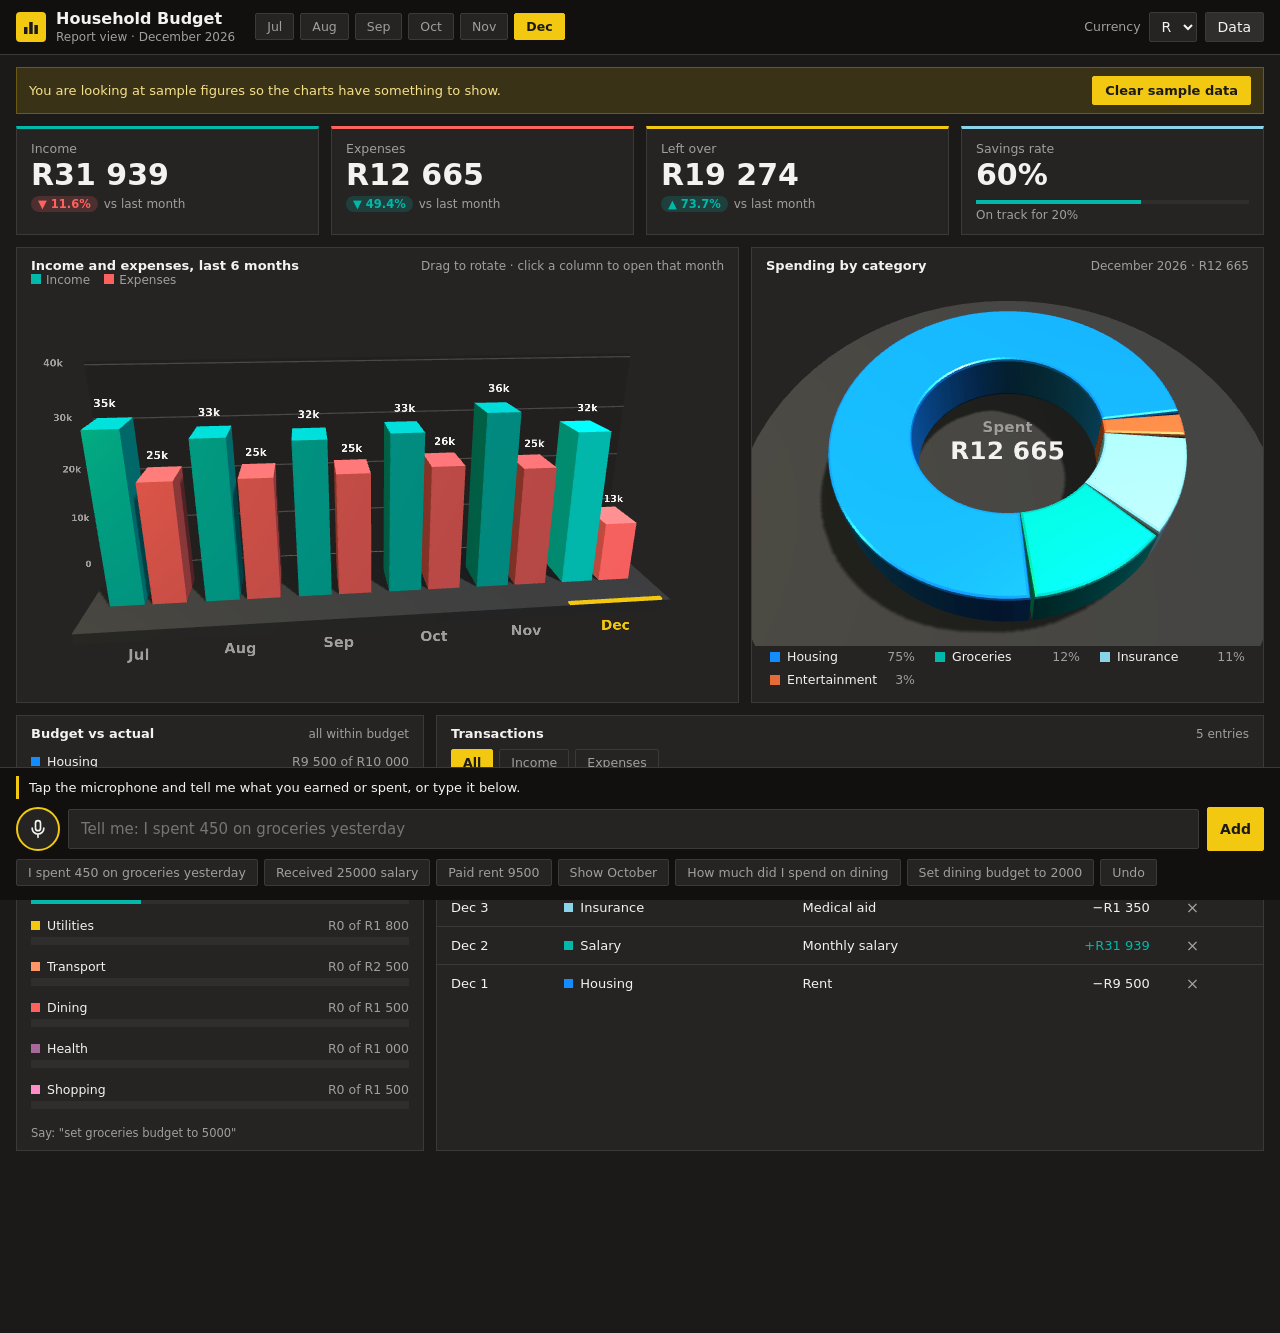
<file: site/budget.html>
<!DOCTYPE html>
<html lang="en">
<head>
<meta charset="utf-8">
<meta name="viewport" content="width=device-width, initial-scale=1">
<title>Household Budget 3D</title>
<style>
/* Layout idea: Power BI report canvas. Header with slicers, KPI cards, two 3D visuals, budget bars, transaction table, talk bar pinned at the bottom. */
:root{
  --canvas:#1b1a19; --tile:#252423; --tile2:#2f2e2d; --line:#3b3a39;
  --text:#f3f2f1; --muted:#a19f9d; --accent:#f2c811; --good:#01b8aa; --bad:#fd625e; --warn:#fe9666;
  --font:"Segoe UI","Selawik",system-ui,-apple-system,"Helvetica Neue",Arial,sans-serif;
  color-scheme:dark;
}
*{box-sizing:border-box}
html,body{margin:0;background:var(--canvas);color:var(--text);font-family:var(--font);font-size:14px;-webkit-text-size-adjust:100%}
body{padding-bottom:170px}
button,input,select,textarea{font:inherit;color:inherit}
button{cursor:pointer}
:focus-visible{outline:2px solid var(--accent);outline-offset:2px}
.num{font-variant-numeric:tabular-nums}

header{display:flex;flex-wrap:wrap;align-items:center;gap:12px 20px;padding:10px 16px;background:#11100f;border-bottom:1px solid var(--line);position:sticky;top:0;z-index:20}
.brand{display:flex;align-items:center;gap:10px;min-width:0}
.logo{width:30px;height:30px;border-radius:4px;background:var(--accent);display:grid;place-items:center}
.brand h1{font-size:16px;font-weight:600;margin:0;line-height:1.1}
.brand small{color:var(--muted);font-size:12px}
.slicers{display:flex;flex-wrap:wrap;gap:6px;align-items:center;flex:1}
.chip{background:var(--tile);border:1px solid var(--line);border-radius:2px;padding:5px 11px;font-size:12.5px;color:var(--muted)}
.chip:hover{border-color:var(--muted);color:var(--text)}
.chip[aria-pressed="true"]{background:var(--accent);border-color:var(--accent);color:#1b1a19;font-weight:600}
.tools{display:flex;gap:8px;align-items:center;flex-wrap:wrap}
select{background:var(--tile);border:1px solid var(--line);border-radius:2px;padding:5px 8px}
details.data{position:relative}
details.data summary{list-style:none;cursor:pointer}
details.data summary::-webkit-details-marker{display:none}
details.data .pop{position:absolute;right:0;top:36px;width:min(320px,86vw);background:var(--tile2);border:1px solid var(--line);padding:12px;display:grid;gap:8px;z-index:30;box-shadow:0 12px 32px rgba(0,0,0,.5)}
.pop textarea{width:100%;height:80px;background:var(--canvas);border:1px solid var(--line);padding:6px;font-size:12px;resize:vertical}
.btn{background:var(--tile2);border:1px solid var(--line);border-radius:2px;padding:6px 12px}
.btn:hover{border-color:var(--accent)}
.btn.primary{background:var(--accent);color:#1b1a19;border-color:var(--accent);font-weight:600}

.sample{display:none;margin:12px 16px 0;padding:8px 12px;background:#3a3216;border:1px solid #6b5a12;color:#f6e08a;font-size:13px;align-items:center;gap:12px;flex-wrap:wrap}
.sample.on{display:flex}
.sample button{margin-left:auto}

main{padding:12px 16px;display:grid;gap:12px;grid-template-columns:repeat(12,minmax(0,1fr))}
.tile{background:var(--tile);border:1px solid var(--line);min-width:0;display:flex;flex-direction:column}
.tile>h2{margin:0;padding:10px 14px 0;font-size:13px;font-weight:600;display:flex;justify-content:space-between;gap:8px;align-items:center}
.tile>h2 span{color:var(--muted);font-weight:400;font-size:12px}
.kpi{grid-column:span 3;padding:12px 14px;gap:2px}
.kpi .l{color:var(--muted);font-size:12.5px}
.kpi .v{font-size:30px;font-weight:600;line-height:1.15}
.kpi .d{font-size:12px;color:var(--muted);display:flex;gap:6px;align-items:center;margin-top:2px}
.pill{padding:1px 7px;border-radius:9px;font-size:11.5px;font-weight:600}
.pill.good{background:rgba(1,184,170,.18);color:var(--good)}
.pill.bad{background:rgba(253,98,94,.18);color:var(--bad)}
.pill.flat{background:var(--tile2);color:var(--muted)}
.kpi .bar{height:4px;background:var(--tile2);margin-top:6px}
.kpi .bar i{display:block;height:100%;background:var(--good)}
.kpi.inc{border-top:3px solid var(--good)}.kpi.exp{border-top:3px solid var(--bad)}.kpi.net{border-top:3px solid var(--accent)}.kpi.rate{border-top:3px solid #8ad4eb}

.vis{position:relative;flex:1;min-height:340px;touch-action:pan-y}
.vis canvas{display:block;width:100%;height:100%;cursor:grab}
.vis canvas:active{cursor:grabbing}
.nogl{padding:24px;color:var(--muted)}
.tip{position:absolute;pointer-events:none;background:#11100f;border:1px solid var(--line);padding:6px 9px;font-size:12px;white-space:nowrap;opacity:0;transform:translate(10px,10px);z-index:5}
.tip b{display:block;font-size:13px}
.legend{display:flex;gap:14px;font-size:12px;color:var(--muted);padding:0 14px 10px}
.legend i{display:inline-block;width:10px;height:10px;margin-right:5px}
.hint{color:var(--muted);font-size:11.5px;padding:0 14px 10px}
.c-bars{grid-column:span 7}
.c-donut{grid-column:span 5}
.dleg{display:grid;grid-template-columns:repeat(auto-fill,minmax(150px,1fr));gap:2px 12px;padding:0 14px 12px}
.dleg button{background:none;border:0;border-radius:2px;display:flex;align-items:center;gap:7px;padding:3px 4px;text-align:left;font-size:12.5px;width:100%}
.dleg button:hover,.dleg button.on{background:var(--tile2)}
.dleg i{width:10px;height:10px;flex:none}
.dleg em{margin-left:auto;font-style:normal;color:var(--muted)}

.c-bud{grid-column:span 4}
.c-tx{grid-column:span 8}
.brow{padding:7px 14px;display:grid;gap:4px}
.brow .t{display:flex;justify-content:space-between;gap:8px;font-size:12.5px}
.brow .t span:last-child{color:var(--muted)}
.brow .track{height:8px;background:var(--tile2);position:relative}
.brow .track i{position:absolute;inset:0 auto 0 0}
.bwrap{padding:6px 0 10px;max-height:420px;overflow:auto}
.txhead{display:flex;flex-wrap:wrap;gap:6px;padding:8px 14px 0;align-items:center}
.twrap{overflow:auto;max-height:420px;margin-top:8px}
table{border-collapse:collapse;width:100%;font-size:13px}
th{position:sticky;top:0;background:var(--tile2);text-align:left;font-weight:600;padding:7px 14px;color:var(--muted);font-size:12px;white-space:nowrap}
td{padding:7px 14px;border-top:1px solid var(--line);white-space:nowrap}
td.r,th.r{text-align:right}
td.note{white-space:normal;min-width:120px}
.dot{display:inline-block;width:9px;height:9px;margin-right:7px}
.in{color:var(--good)}.out{color:var(--text)}
tr.flash td{animation:fl 1.6s ease-out}
@keyframes fl{from{background:rgba(242,200,17,.35)}to{background:transparent}}
.del{background:none;border:0;color:var(--muted);padding:2px 8px;font-size:16px}
.del:hover{color:var(--bad)}
.empty{padding:24px 14px;color:var(--muted)}

.talk{position:fixed;left:0;right:0;bottom:0;background:#11100f;border-top:1px solid var(--line);z-index:40;padding:8px 16px 12px}
.feed{display:flex;flex-direction:column;gap:4px;max-height:84px;overflow:hidden;justify-content:flex-end;margin-bottom:8px;font-size:13px}
.msg{padding:4px 10px;max-width:min(760px,100%);border-left:3px solid var(--line);color:var(--muted)}
.msg.bot{border-left-color:var(--accent);color:var(--text)}
.row{display:flex;gap:8px;align-items:center}
.row input[type=text]{flex:1;min-width:0;background:var(--tile);border:1px solid var(--line);padding:10px 12px;border-radius:2px;font-size:15px}
.mic{width:44px;height:44px;border-radius:50%;border:2px solid var(--accent);background:var(--tile);display:grid;place-items:center;flex:none;position:relative}
.mic.live{background:var(--accent);color:#1b1a19}
.mic.live::after{content:"";position:absolute;inset:-7px;border-radius:50%;border:2px solid var(--accent);animation:pulse 1.2s infinite}
@keyframes pulse{from{transform:scale(.9);opacity:.9}to{transform:scale(1.25);opacity:0}}
.sugg{display:flex;gap:6px;margin-top:8px;overflow-x:auto;padding-bottom:2px}
.sugg .chip{white-space:nowrap;flex:none}

@media (max-width:1000px){
  .kpi{grid-column:span 6}
  .c-bars,.c-donut,.c-bud,.c-tx{grid-column:span 12}
}
@media (max-width:520px){
  .kpi .v{font-size:24px}
  .vis{min-height:300px}
  .logo{display:none}
}
@media (prefers-reduced-motion:reduce){tr.flash td{animation:none}.mic.live::after{animation:none}}
</style>
</head>
<body>
<header>
  <div class="brand">
    <div class="logo" aria-hidden="true"><svg width="18" height="18" viewBox="0 0 18 18"><rect x="2" y="9" width="3.5" height="7" fill="#1b1a19"/><rect x="7.2" y="4" width="3.5" height="12" fill="#1b1a19"/><rect x="12.4" y="7" width="3.5" height="9" fill="#1b1a19"/></svg></div>
    <div><h1>Household Budget</h1><small id="sub">Report view</small></div>
  </div>
  <div class="slicers" id="slicers" role="group" aria-label="Month"></div>
  <div class="tools">
    <label for="cur" class="chip" style="border:0;background:none;padding:0">Currency</label>
    <select id="cur"><option>R</option><option>€</option><option>$</option><option>£</option></select>
    <details class="data">
      <summary class="btn">Data</summary>
      <div class="pop">
        <button class="btn" id="copyb">Copy backup</button>
        <textarea id="backup" placeholder="Paste a backup here to restore" aria-label="Backup text"></textarea>
        <button class="btn" id="restore">Restore from text</button>
        <small style="color:var(--muted)">Entries are saved in this browser. Copy a backup now and then.</small>
      </div>
    </details>
  </div>
</header>

<div class="sample" id="sample"><span>You are looking at sample figures so the charts have something to show.</span><button class="btn primary" id="clearsample">Clear sample data</button></div>

<main>
  <section class="tile kpi inc"><div class="l">Income</div><div class="v num" id="k-inc">0</div><div class="d" id="d-inc"></div></section>
  <section class="tile kpi exp"><div class="l">Expenses</div><div class="v num" id="k-exp">0</div><div class="d" id="d-exp"></div></section>
  <section class="tile kpi net"><div class="l">Left over</div><div class="v num" id="k-net">0</div><div class="d" id="d-net"></div></section>
  <section class="tile kpi rate"><div class="l">Savings rate</div><div class="v num" id="k-rate">0%</div><div class="bar"><i id="b-rate" style="width:0"></i></div><div class="d" id="d-rate"></div></section>

  <section class="tile c-bars">
    <h2>Income and expenses, last 6 months <span>Drag to rotate · click a column to open that month</span></h2>
    <div class="legend"><span><i style="background:#01b8aa"></i>Income</span><span><i style="background:#fd625e"></i>Expenses</span></div>
    <div class="vis" id="vis-bars"><div class="tip" id="tip-bars"></div></div>
  </section>

  <section class="tile c-donut">
    <h2>Spending by category <span id="don-sub"></span></h2>
    <div class="vis" id="vis-donut" style="min-height:300px"><div class="tip" id="tip-donut"></div></div>
    <div class="dleg" id="dleg"></div>
  </section>

  <section class="tile c-bud">
    <h2>Budget vs actual <span id="bud-sub"></span></h2>
    <div class="bwrap" id="bud"></div>
    <div class="hint">Say: "set groceries budget to 5000"</div>
  </section>

  <section class="tile c-tx">
    <h2>Transactions <span id="tx-sub"></span></h2>
    <div class="txhead" id="txhead"></div>
    <div class="twrap"><table><thead><tr><th>Date</th><th>Category</th><th>Note</th><th class="r">Amount</th><th></th></tr></thead><tbody id="tbody"></tbody></table><div class="empty" id="txempty" hidden>No entries match. Tell me what you earned or spent.</div></div>
  </section>
</main>

<div class="talk">
  <div class="feed" id="feed" aria-live="polite"></div>
  <div class="row">
    <button class="mic" id="mic" aria-label="Start voice entry" hidden><svg width="20" height="20" viewBox="0 0 24 24" fill="none" stroke="currentColor" stroke-width="2" stroke-linecap="round"><rect x="9" y="2" width="6" height="12" rx="3"/><path d="M5 11a7 7 0 0 0 14 0M12 18v4"/></svg></button>
    <input type="text" id="cmd" autocomplete="off" placeholder="Tell me: I spent 450 on groceries yesterday" aria-label="Type or dictate a command">
    <button class="btn primary" id="send" style="height:44px">Add</button>
  </div>
  <div class="sugg" id="sugg"></div>
</div>

<script src="vendor/three-r128.min.js"></script>
<script>
(function(){
'use strict';
var $=function(s){return document.querySelector(s)};
var p2=function(n){return String(n).padStart(2,'0')};
var MN=['january','february','march','april','may','june','july','august','september','october','november','december'];
var WD=['sunday','monday','tuesday','wednesday','thursday','friday','saturday'];

/* ---------- categories ---------- */
var EXP={
 'Housing':{c:'#118dff',re:/rent|mortgage|\bbond\b|levy|levies|home loan|property|repair|maintenance|plumber|garden/},
 'Insurance':{c:'#8ad4eb',re:/insurance|medical aid|premium|assurance|policy/},
 'Groceries':{c:'#01b8aa',re:/grocer|supermarket|woolworths|checkers|pick n pay|\bspar\b|shoprite|aldi|lidl|colruyt|delhaize|carrefour|food shop|market/},
 'Utilities':{c:'#f2c811',re:/electric|water|internet|wifi|fibre|fiber|phone|airtime|\bdata\b|\bgas\b|utilit|municipal|\brates\b|\bbill/},
 'Transport':{c:'#fe9666',re:/fuel|petrol|diesel|uber|bolt|taxi|\bbus\b|train|parking|\btoll|\bcar\b|licen[cs]e|flight|ticket/},
 'Dining':{c:'#fd625e',re:/restaurant|dinner|lunch|coffee|takeaway|takeout|cafe|café|pizza|burger|breakfast|drinks|eating out|\bbar\b|\bpub\b/},
 'Health':{c:'#a66999',re:/doctor|pharmac|medicine|medical|dentist|hospital|chemist|clinic|gym|optom|glasses/},
 'Entertainment':{c:'#e66c37',re:/movie|cinema|netflix|spotify|subscription|concert|game|holiday|vacation|trip|entertain|dstv|stream|hobby/},
 'Education':{c:'#b58bff',re:/school|\bfees\b|tuition|\bbooks?\b|course|universit|college|uniform|stationery/},
 'Shopping':{c:'#ff8dc7',re:/clothes|clothing|shoes|shopping|amazon|gift|furniture|electronics|shirt|dress|temu/},
 'Debt & Savings':{c:'#9ad27b',re:/loan|credit card|debt|saving|retirement|invest|instal?lment/},
 'Other':{c:'#7f8c8d',re:/$^/}
};
var INC={
 'Freelance':/freelanc|client|invoice|side hustle|consult|gig|commission/,
 'Investments':/dividend|interest|invest|rental|tenant|shares|stock|crypto/,
 'Salary':/salary|wage|pension|pay ?check|paycheque|payday|\bpay\b|bonus|stipend/,
 'Other income':/$^/
};
var CATCOL=function(c){return EXP[c]?EXP[c].c:'#01b8aa'};
var INCRE=/earn|receiv|got paid|salary|wage|pension|income|bonus|pay ?check|paycheque|payday|freelanc|dividend|interest|refund|deposit|sold|rental|tenant|commission|allowance|grant|cashback/;

/* ---------- pure parsing ---------- */
function catOf(text,type){
  var k,map=type==='income'?INC:EXP;
  for(k in map){var re=type==='income'?map[k]:map[k].re;if(re.test(text))return k}
  return type==='income'?'Other income':'Other';
}
var AMT=/(\d{1,3}(?:[ ,]\d{3})+|\d+)(?:\.(\d{1,2}))?\s*(k\b|thousand|grand|m\b|million)?/i;
function parseAmount(str){
  var m=AMT.exec(str);if(!m)return null;
  var n=parseFloat(m[1].replace(/[ ,]/g,'')+(m[2]?'.'+m[2]:''));
  var u=(m[3]||'').toLowerCase();
  if(u==='k'||u==='thousand'||u==='grand')n*=1000;else if(u==='m'||u==='million')n*=1e6;
  return {value:n,text:m[0]};
}
function iso(d){return d.getFullYear()+'-'+p2(d.getMonth()+1)+'-'+p2(d.getDate())}
function addDays(d,n){var x=new Date(d.getFullYear(),d.getMonth(),d.getDate()+n);return x}
function dateFrom(clause,today){
  var m,d;
  if(/day before yesterday/.test(clause))return {iso:iso(addDays(today,-2)),cut:/day before yesterday/};
  if(/yesterday/.test(clause))return {iso:iso(addDays(today,-1)),cut:/yesterday/};
  if(m=/(\d+)\s+days?\s+ago/.exec(clause))return {iso:iso(addDays(today,-parseInt(m[1],10))),cut:/(\d+)\s+days?\s+ago/};
  if(m=/\b(?:last |on |this )?(sunday|monday|tuesday|wednesday|thursday|friday|saturday)\b/.exec(clause)){
    var diff=(today.getDay()-WD.indexOf(m[1])+7)%7;if(diff===0&&/last /.test(m[0]))diff=7;
    return {iso:iso(addDays(today,-diff)),cut:new RegExp(m[0])};
  }
  var mr='('+MN.join('|')+')';
  var re1=new RegExp('\\b(?:on )?(?:the )?(\\d{1,2})(?:st|nd|rd|th)?\\s+(?:of\\s+)?'+mr+'\\b');
  var re2=new RegExp('\\b(?:on )?'+mr+'\\s+(\\d{1,2})(?:st|nd|rd|th)?\\b');
  var mo,day;
  if(m=re1.exec(clause)){day=+m[1];mo=MN.indexOf(m[2]);}
  else if(m=re2.exec(clause)){mo=MN.indexOf(m[1]);day=+m[2];}
  if(m&&day>=1&&day<=31){
    var y=today.getFullYear();d=new Date(y,mo,day);if(d>today)d=new Date(y-1,mo,day);
    return {iso:iso(d),cut:new RegExp(m[0])};
  }
  if(m=/\bon (?:the )?(\d{1,2})(?:st|nd|rd|th)\b/.exec(clause)||/\b(\d{1,2})(?:st|nd|rd|th)\b/.exec(clause)){
    day=+m[1];d=new Date(today.getFullYear(),today.getMonth(),day);if(d>today)d=new Date(today.getFullYear(),today.getMonth()-1,day);
    return {iso:iso(d),cut:new RegExp(m[0])};
  }
  if(/\btoday\b|\bthis morning\b|\btonight\b/.test(clause))return {iso:iso(today),cut:/today|this morning|tonight/};
  return null;
}
var STOP=/\b(i|we|my|our|the|a|an|of|to|on|for|from|at|in|just|spent|spend|paid|pay|bought|buy|got|get|received|receive|earned|earn|add|added|expenses?|incomes?|cost|me|was|were|is|rands?|euros?|dollars?|pounds?|bucks|and|with|today|yesterday|please|new)\b/g;
function parseEntries(text,today){
  var clauses=text.toLowerCase().split(/\s*(?:,(?!\d{3}\b)|;|\band then\b|\bthen\b|\balso\b|\band\b)\s*/);
  var out=[];
  clauses.forEach(function(c){
    if(!c)return;
    c=c.replace(/[€$£]\s*(?=\d)/g,'').replace(/\br\s*(?=\d)/g,'');
    var dt=dateFrom(c,today),cl=c;
    if(dt)cl=c.replace(dt.cut,' ');
    var a=parseAmount(cl);if(!a||a.value<=0)return;
    var type=INCRE.test(c)&&!/\b(paid|spent|bought)\b/.test(c.replace(/got paid/,''))||/got paid|received/.test(c)?'income':'expense';
    if(/\b(rent|bill|fee)\b/.test(c)&&/\b(paid|pay)\b/.test(c)&&!/got paid/.test(c))type='expense';
    var cat=catOf(c,type);
    var note=cl.replace(a.text,' ').replace(STOP,' ').replace(/\s+/g,' ').trim();
    if(!note)note=cat;
    note=note.charAt(0).toUpperCase()+note.slice(1);
    out.push({type:type,amount:Math.round(a.value*100)/100,cat:cat,note:note,date:dt?dt.iso:iso(today)});
  });
  return out;
}

/* ---------- state ---------- */
var S=null;
function mkOf(d){return d.getFullYear()+'-'+p2(d.getMonth()+1)}
function seed(){
  var r=7,rnd=function(){r=(r*16807)%2147483647;return r/2147483647};
  var tx=[],id=1,today=new Date();
  for(var k=5;k>=0;k--){
    (function(k){
      var d0=new Date(today.getFullYear(),today.getMonth()-k,1),y=d0.getFullYear(),m=d0.getMonth();
      var last=k===0?today.getDate():new Date(y,m+1,0).getDate();
      var add=function(type,cat,note,day,amt){if(day>last)return;tx.push({id:id++,type:type,cat:cat,note:note,amount:Math.round(amt),date:y+'-'+p2(m+1)+'-'+p2(day),sample:true})};
      add('income','Salary','Monthly salary',2,31500+rnd()*500);
      if(rnd()>.35)add('income','Freelance','Design client',14,2500+rnd()*3000);
      if(k%2===0)add('income','Investments','Dividends',19,600+rnd()*500);
      add('expense','Housing','Rent',1,9500);
      add('expense','Insurance','Medical aid',3,1350);
      add('expense','Utilities','Electricity',6,900+rnd()*400);
      add('expense','Utilities','Fibre internet',8,899);
      [4,11,18,25].forEach(function(dd){add('expense','Groceries','Weekly shop',dd,1100+rnd()*900)});
      [7,21].forEach(function(dd){add('expense','Transport','Fuel',dd,850+rnd()*300)});
      [9,16,23].forEach(function(dd){add('expense','Dining','Eating out',dd,250+rnd()*450)});
      add('expense','Health','Pharmacy',12,200+rnd()*400);
      add('expense','Entertainment','Streaming',5,349);
      if(rnd()>.5)add('expense','Entertainment','Weekend trip',20,1200+rnd()*800);
      add('expense','Shopping','Clothes',15,400+rnd()*1200);
    })(k);
  }
  return {v:1,tx:tx,nextId:id,currency:'R',month:mkOf(today),sample:true,
    budgets:{Housing:10000,Groceries:4500,Utilities:1800,Transport:2500,Dining:1500,Health:1000,Insurance:1500,Entertainment:1200,Shopping:1500}};
}
function load(){
  try{var s=JSON.parse(localStorage.getItem('hbudget3d'));if(s&&Array.isArray(s.tx))return s}catch(e){}
  return seed();
}
function save(){try{localStorage.setItem('hbudget3d',JSON.stringify(S))}catch(e){}}
S=load();save();
var catFilter=null,typeFilter='all',flashId=null;

/* ---------- derived ---------- */
function shiftMonth(mk,n){var y=+mk.slice(0,4),m=+mk.slice(5,7)-1+n;return mkOf(new Date(y,m,1))}
function lastMonths(mk,n){var a=[];for(var i=n-1;i>=0;i--)a.push(shiftMonth(mk,-i));return a}
function totals(mk){
  var inc=0,exp=0,by={};
  S.tx.forEach(function(t){
    if(t.date.slice(0,7)!==mk)return;
    if(t.type==='income')inc+=t.amount;else{exp+=t.amount;by[t.cat]=(by[t.cat]||0)+t.amount}
  });
  return {inc:inc,exp:exp,by:by};
}
function mLabel(mk,long){var d=new Date(+mk.slice(0,4),+mk.slice(5,7)-1,1);return d.toLocaleString('en',long?{month:'long',year:'numeric'}:{month:'short'})}
function money(n){var neg=n<0;var s=Math.round(Math.abs(n)).toString().replace(/\B(?=(\d{3})+(?!\d))/g,' ');return (neg?'-':'')+S.currency+s}
function compact(n){if(n>=1e6)return (n/1e6).toFixed(1)+'M';if(n>=1e4)return Math.round(n/1e3)+'k';if(n>=1e3)return (n/1e3).toFixed(1).replace('.0','')+'k';return String(Math.round(n))}
function esc(s){return String(s).replace(/[&<>"]/g,function(c){return {'&':'&amp;','<':'&lt;','>':'&gt;','"':'&quot;'}[c]})}

/* ---------- rendering (DOM) ---------- */
function delta(el,cur,prev,upGood){
  if(!prev&&!cur){el.innerHTML='<span class="pill flat">no data</span>';return}
  if(!prev){el.innerHTML='<span class="pill flat">new</span> vs last month';return}
  var pc=(cur-prev)/Math.abs(prev)*100,good=upGood?pc>=0:pc<=0;
  var cls=Math.abs(pc)<0.5?'flat':good?'good':'bad';
  el.innerHTML='<span class="pill '+cls+'">'+(pc>=0?'▲ ':'▼ ')+Math.abs(pc).toFixed(1)+'%</span> vs last month';
}
function renderKpis(){
  var t=totals(S.month),p=totals(shiftMonth(S.month,-1)),net=t.inc-t.exp,pn=p.inc-p.exp;
  $('#k-inc').textContent=money(t.inc);$('#k-exp').textContent=money(t.exp);$('#k-net').textContent=money(net);
  $('#k-net').style.color=net<0?'var(--bad)':'var(--text)';
  delta($('#d-inc'),t.inc,p.inc,true);delta($('#d-exp'),t.exp,p.exp,false);delta($('#d-net'),net,pn,true);
  var rate=t.inc>0?net/t.inc*100:0;
  $('#k-rate').textContent=(t.inc>0?rate.toFixed(0):'0')+'%';
  $('#b-rate').style.width=Math.max(0,Math.min(100,rate))+'%';
  $('#b-rate').style.background=rate<0?'var(--bad)':'var(--good)';
  $('#d-rate').textContent=t.inc>0?(rate>=20?'On track for 20%':'Target is 20% of income'):'No income recorded';
}
function renderSlicers(){
  var box=$('#slicers');box.innerHTML='';
  lastMonths(mkOf(new Date()),6).forEach(function(mk){
    var b=document.createElement('button');b.className='chip';b.textContent=mLabel(mk,false)+(mk.slice(5)==='01'?' '+mk.slice(0,4):'');
    b.setAttribute('aria-pressed',mk===S.month?'true':'false');
    b.onclick=function(){S.month=mk;commit()};box.appendChild(b);
  });
  if(lastMonths(mkOf(new Date()),6).indexOf(S.month)<0){
    var o=document.createElement('button');o.className='chip';o.textContent=mLabel(S.month,true);o.setAttribute('aria-pressed','true');box.appendChild(o);
  }
  $('#sub').textContent='Report view · '+mLabel(S.month,true);
  $('#cur').value=S.currency;
}
function renderBudgets(){
  var t=totals(S.month),box=$('#bud'),cats=Object.keys(EXP).filter(function(c){return S.budgets[c]||t.by[c]});
  var over=0;box.innerHTML='';
  cats.sort(function(a,b){return (t.by[b]||0)-(t.by[a]||0)}).forEach(function(c){
    var sp=t.by[c]||0,bu=S.budgets[c]||0,pc=bu?sp/bu*100:0;
    var col=!bu?'#7f8c8d':pc>100?'var(--bad)':pc>=80?'var(--warn)':'var(--good)';
    if(bu&&pc>100)over++;
    var d=document.createElement('div');d.className='brow';
    d.innerHTML='<div class="t"><span><span class="dot" style="background:'+CATCOL(c)+'"></span>'+c+'</span><span class="num">'+money(sp)+(bu?' of '+money(bu):' · no budget')+'</span></div>'+
      '<div class="track"><i style="width:'+(bu?Math.min(100,pc):0)+'%;background:'+col+'"></i></div>';
    box.appendChild(d);
  });
  if(!cats.length)box.innerHTML='<div class="empty">No spending this month.</div>';
  $('#bud-sub').textContent=over?over+' over budget':'all within budget';
}
function renderTable(){
  var rows=S.tx.filter(function(t){
    return t.date.slice(0,7)===S.month&&(typeFilter==='all'||t.type===typeFilter)&&(!catFilter||t.cat===catFilter);
  }).sort(function(a,b){return a.date<b.date?1:a.date>b.date?-1:b.id-a.id});
  var tb=$('#tbody');tb.innerHTML='';
  rows.forEach(function(t){
    var tr=document.createElement('tr');if(t.id===flashId)tr.className='flash';
    var dd=new Date(t.date+'T00:00:00').toLocaleDateString('en',{day:'numeric',month:'short'});
    tr.innerHTML='<td class="num">'+dd+'</td><td><span class="dot" style="background:'+CATCOL(t.cat)+'"></span>'+esc(t.cat)+'</td><td class="note">'+esc(t.note)+'</td><td class="r num '+(t.type==='income'?'in':'out')+'">'+(t.type==='income'?'+':'−')+money(t.amount)+'</td><td><button class="del" aria-label="Delete entry">×</button></td>';
    tr.querySelector('.del').onclick=function(){S.tx=S.tx.filter(function(x){return x.id!==t.id});commit();say('bot','Deleted '+t.note+' ('+money(t.amount)+').')};
    tb.appendChild(tr);
  });
  $('#txempty').hidden=rows.length>0;
  $('#tx-sub').textContent=rows.length+' entries';
  var h=$('#txhead');h.innerHTML='';
  [['all','All'],['income','Income'],['expense','Expenses']].forEach(function(x){
    var b=document.createElement('button');b.className='chip';b.textContent=x[1];b.setAttribute('aria-pressed',typeFilter===x[0]?'true':'false');
    b.onclick=function(){typeFilter=x[0];renderTable()};h.appendChild(b);
  });
  if(catFilter){var c=document.createElement('button');c.className='chip';c.setAttribute('aria-pressed','true');c.textContent=catFilter+' ×';c.onclick=function(){catFilter=null;commit()};h.appendChild(c)}
}
function renderLegend(){
  var t=totals(S.month),cats=Object.keys(t.by).sort(function(a,b){return t.by[b]-t.by[a]}),box=$('#dleg');box.innerHTML='';
  cats.forEach(function(c){
    var b=document.createElement('button');if(catFilter===c)b.className='on';
    b.innerHTML='<i style="background:'+CATCOL(c)+'"></i>'+c+'<em class="num">'+(t.by[c]/t.exp*100).toFixed(0)+'%</em>';
    b.onclick=function(){catFilter=catFilter===c?null:c;commit()};
    b.onmouseenter=function(){if(donut)donut.hoverCat=c};b.onmouseleave=function(){if(donut)donut.hoverCat=null};
    box.appendChild(b);
  });
  $('#don-sub').textContent=mLabel(S.month,true)+' · '+money(t.exp);
}
function renderAll(){
  renderSlicers();renderKpis();renderBudgets();renderLegend();renderTable();
  $('#sample').classList.toggle('on',!!S.sample&&S.tx.some(function(t){return t.sample}));
  if(bars)bars.rebuild();if(donut)donut.rebuild();
  sendSummary();
}
function sendSummary(){
  try{if(parent!==window){var t=totals(S.month),top=Object.keys(t.by).sort(function(a,c){return t.by[c]-t.by[a]}).slice(0,3).map(function(k){return {cat:k,amt:t.by[k],bud:S.budgets[k]||0}});
    var rec=S.tx.slice().sort(function(a,c){return a.date<c.date?1:a.date>c.date?-1:c.id-a.id}).slice(0,5).map(function(x){return {type:x.type,cat:x.cat,note:x.note,amt:x.amount,date:x.date}});
    parent.postMessage({jv:'summary',recent:rec,cur:S.currency,month:mLabel(S.month,true),inc:t.inc,exp:t.exp,top:top,sample:!!S.sample},location.origin)}}catch(e){}
}
function commit(){save();renderAll()}

/* ---------- 3D ---------- */
var reduced=window.matchMedia&&matchMedia('(prefers-reduced-motion: reduce)').matches;
var stages=[],bars=null,donut=null;
function clamp(v,a,b){return Math.max(a,Math.min(b,v))}
function dispose(g){
  g.traverse(function(o){if(o.geometry)o.geometry.dispose();if(o.material){if(o.material.map)o.material.map.dispose();o.material.dispose()}});
  while(g.children.length)g.remove(g.children[0]);
}
function sprite(lines,opt){
  opt=opt||{};lines=[].concat(lines);
  var sizes=opt.sizes||[30],cols=opt.colors||[opt.color||'#c8c6c4'];
  var c=document.createElement('canvas'),x=c.getContext('2d'),W=0,H=0,i;
  for(i=0;i<lines.length;i++){x.font=(opt.weight||'600')+' '+(sizes[i]||sizes[0])+'px "Segoe UI",system-ui,sans-serif';W=Math.max(W,x.measureText(lines[i]).width);H+=(sizes[i]||sizes[0])*1.3}
  c.width=Math.ceil(W+16);c.height=Math.ceil(H+10);x=c.getContext('2d');x.textAlign='center';x.textBaseline='top';
  var y=5;
  for(i=0;i<lines.length;i++){x.font=(opt.weight||'600')+' '+(sizes[i]||sizes[0])+'px "Segoe UI",system-ui,sans-serif';x.fillStyle=cols[i]||cols[0];x.fillText(lines[i],c.width/2,y);y+=(sizes[i]||sizes[0])*1.3}
  var tex=new THREE.CanvasTexture(c);tex.minFilter=THREE.LinearFilter;tex.generateMipmaps=false;
  var sp=new THREE.Sprite(new THREE.SpriteMaterial({map:tex,transparent:true,depthWrite:false}));
  var k=opt.scale||0.011;sp.scale.set(c.width*k,c.height*k,1);return sp;
}
function makeStage(host,tipEl,o){
  if(typeof THREE==='undefined'){host.insertAdjacentHTML('afterbegin','<p class="nogl">The 3D library could not load. Check your connection and reload.</p>');return null}
  var renderer;
  try{renderer=new THREE.WebGLRenderer({antialias:true,alpha:true})}catch(e){host.insertAdjacentHTML('afterbegin','<p class="nogl">3D charts need WebGL, which this browser has turned off.</p>');return null}
  renderer.setPixelRatio(Math.min(window.devicePixelRatio||1,2));
  renderer.shadowMap.enabled=true;renderer.shadowMap.type=THREE.PCFSoftShadowMap;
  host.insertBefore(renderer.domElement,host.firstChild);
  var scene=new THREE.Scene(),camera=new THREE.PerspectiveCamera(o.fov,1,0.1,100),root=new THREE.Group();scene.add(root);
  scene.add(new THREE.HemisphereLight(0xbcd2ff,0x1a1a1a,0.75));
  var sun=new THREE.DirectionalLight(0xffffff,0.95);sun.position.set(5,11,8);sun.castShadow=true;
  sun.shadow.mapSize.set(1024,1024);var sc=sun.shadow.camera;sc.left=-12;sc.right=12;sc.top=12;sc.bottom=-12;sc.near=1;sc.far=40;scene.add(sun);
  var rim=new THREE.PointLight(0xf2c811,0.45,40);rim.position.set(-9,5,6);scene.add(rim);
  var st={scene:scene,camera:camera,root:root,renderer:renderer,yaw:0,pitch:o.pitch,ty:0,tp:o.pitch,last:-1e9,visible:true,pick:[],ray:new THREE.Raycaster(),ptr:new THREE.Vector2(),hover:null,dist:o.dist,onHover:null,onClick:null,tick:null};
  function resize(){
    var w=host.clientWidth,h=host.clientHeight;if(!w||!h)return;
    renderer.setSize(w,h,false);camera.aspect=w/h;
    var k=o.fit?Math.max(1,o.fit/camera.aspect):1;
    camera.position.set(0,o.h*k,st.dist*k);camera.lookAt(0,o.look,0);camera.updateProjectionMatrix();
  }
  if(window.ResizeObserver)new ResizeObserver(resize).observe(host);else window.addEventListener('resize',resize);
  resize();
  if(window.IntersectionObserver)new IntersectionObserver(function(e){st.visible=e[0].isIntersecting}).observe(host);
  var dom=renderer.domElement,down=null,moved=0;
  dom.addEventListener('pointerdown',function(e){down={x:e.clientX,y:e.clientY};moved=0;st.last=performance.now();try{dom.setPointerCapture(e.pointerId)}catch(_){}});
  dom.addEventListener('pointermove',function(e){
    var r=dom.getBoundingClientRect();
    if(down){
      var dx=e.clientX-down.x,dy=e.clientY-down.y;down={x:e.clientX,y:e.clientY};moved+=Math.abs(dx)+Math.abs(dy);
      st.ty=clamp(st.ty+dx*0.008,-1.2,1.2);st.tp=clamp(st.tp+dy*0.005,-0.1,0.9);st.last=performance.now();
    }
    st.ptr.x=((e.clientX-r.left)/r.width)*2-1;st.ptr.y=-((e.clientY-r.top)/r.height)*2+1;
    st.ray.setFromCamera(st.ptr,camera);
    var hit=st.ray.intersectObjects(st.pick,false)[0]||null;
    st.hover=hit?hit.object:null;dom.style.cursor=hit?'pointer':(down?'grabbing':'grab');
    if(st.onHover)st.onHover(st.hover,e.clientX-r.left,e.clientY-r.top);
  });
  dom.addEventListener('pointerup',function(){if(moved<5&&st.onClick)st.onClick(st.hover);down=null});
  dom.addEventListener('pointercancel',function(){down=null});
  dom.addEventListener('pointerleave',function(){st.hover=null;if(st.onHover)st.onHover(null,0,0)});
  st.tip=function(html,x,y){tipEl.style.opacity=html?1:0;if(html){tipEl.innerHTML=html;tipEl.style.left=x+'px';tipEl.style.top=y+'px'}};
  stages.push(st);return st;
}
var now0=performance.now();
function loop(t){
  requestAnimationFrame(loop);
  stages.forEach(function(st){
    if(!st.visible)return;
    var sway=(!reduced&&performance.now()-st.last>4000)?Math.sin((t-now0)/2600)*0.16:0;
    st.yaw+=(st.ty+sway-st.yaw)*0.08;st.pitch+=(st.tp-st.pitch)*0.08;
    st.root.rotation.y=st.yaw;st.root.rotation.x=st.pitch;
    if(st.tick)st.tick(t);
    st.renderer.render(st.scene,st.camera);
  });
}

function niceMax(v){var e=Math.pow(10,Math.floor(Math.log10(v/4))),fs=[1,2,2.5,5,10],i;for(i=0;i<fs.length;i++)if(fs[i]*e*4>=v)return fs[i]*e*4;return 40*e}

function initBars(){
  var st=makeStage($('#vis-bars'),$('#tip-bars'),{fov:36,pitch:0.12,dist:17,h:6.4,look:2.4,fit:1.75});
  if(!st)return null;
  var grp=new THREE.Group();st.root.add(grp);st.root.position.y=0;
  var cur={},items=[],months=[];
  st.rebuild=function(){
    dispose(grp);items=[];st.pick=[];
    months=lastMonths(S.month,6);var data=months.map(totals);
    var mx=niceMax(Math.max(1,Math.max.apply(null,data.map(function(d){return Math.max(d.inc,d.exp)})))),H=6,k=H/mx;
    var floor=new THREE.Mesh(new THREE.BoxGeometry(15.6,0.3,4),new THREE.MeshStandardMaterial({color:0x2d2c2b,roughness:.8,metalness:.1}));
    floor.position.set(0,-0.15,0);floor.receiveShadow=true;grp.add(floor);
    var wall=new THREE.Mesh(new THREE.PlaneGeometry(15.6,H+0.2),new THREE.MeshBasicMaterial({color:0x1f1e1d,transparent:true,opacity:.55}));
    wall.position.set(0,H/2,-1.95);grp.add(wall);
    for(var i=0;i<=4;i++){
      var y=H*i/4,ln=new THREE.Mesh(new THREE.BoxGeometry(15.6,0.03,0.03),new THREE.MeshBasicMaterial({color:i?0x4a4948:0x6b6a69}));
      ln.position.set(0,y,-1.95);grp.add(ln);
      var lb=sprite(compact(mx*i/4),{sizes:[26],color:'#a19f9d',scale:0.01});lb.position.set(-8.6,y,-1.9);grp.add(lb);
    }
    months.forEach(function(mk,idx){
      var gx=(idx-2.5)*2.5,sel=mk===S.month;
      [['inc',0x01b8aa,-0.55],['exp',0xfd625e,0.55]].forEach(function(s){
        var val=data[idx][s[0]],key=mk+s[0],target=val*k;
        if(cur[key]===undefined)cur[key]=0;
        var m=new THREE.Mesh(new THREE.BoxGeometry(0.9,1,1.3),new THREE.MeshStandardMaterial({color:s[1],metalness:.2,roughness:.35,emissive:s[1],emissiveIntensity:sel?.32:.06}));
        m.castShadow=true;m.receiveShadow=true;m.position.set(gx+s[2],0,0.05);
        m.userData={mk:mk,kind:s[0],val:val,target:target,key:key};
        grp.add(m);st.pick.push(m);
        var lab=sprite(val?compact(val):'',{sizes:[26],color:'#f3f2f1',scale:0.0105});grp.add(lab);
        items.push({m:m,lab:lab,key:key});
      });
      var ml=sprite(mLabel(mk,false),{sizes:[30],color:sel?'#f2c811':'#a19f9d',scale:0.0125});ml.position.set(gx,-0.7,2.15);grp.add(ml);
      if(sel){var mark=new THREE.Mesh(new THREE.BoxGeometry(2.6,0.06,0.12),new THREE.MeshBasicMaterial({color:0xf2c811}));mark.position.set(gx,0.04,1.95);grp.add(mark)}
    });
  };
  st.tick=function(){
    items.forEach(function(it){
      var tg=it.m.userData.target,c=cur[it.key];
      c+=(tg-c)*(reduced?1:0.1);if(Math.abs(tg-c)<0.002)c=tg;cur[it.key]=c;
      var h=Math.max(c,0.001);it.m.scale.y=h;it.m.position.y=h/2;
      it.lab.position.set(it.m.position.x,h+0.45,0.1);
    });
  };
  st.onHover=function(o,x,y){
    if(!o){st.tip('');return}
    var u=o.userData;st.tip('<b>'+mLabel(u.mk,true)+'</b>'+(u.kind==='inc'?'Income ':'Expenses ')+money(u.val),x,y);
  };
  st.onClick=function(o){if(o&&o.userData.mk!==S.month){S.month=o.userData.mk;commit()}};
  return st;
}

function initDonut(){
  var st=makeStage($('#vis-donut'),$('#tip-donut'),{fov:38,pitch:0.62,dist:9.5,h:3.4,look:0,fit:1.2});
  if(!st)return null;
  var ring=new THREE.Group(),segs=[],label=null,anim=0;st.root.add(ring);ring.rotation.x=-Math.PI/2;
  st.hoverCat=null;
  var ground=new THREE.Mesh(new THREE.CircleGeometry(5.2,64),new THREE.MeshStandardMaterial({color:0x2a2928,roughness:.9}));
  ground.rotation.x=-Math.PI/2;ground.position.y=-0.55;ground.receiveShadow=true;st.root.add(ground);
  st.rebuild=function(){
    dispose(ring);if(label){st.root.remove(label);label.material.map.dispose();label.material.dispose()}
    segs=[];st.pick=[];anim=0;
    var t=totals(S.month),cats=Object.keys(t.by).sort(function(a,b){return t.by[b]-t.by[a]}),R=3,r=1.7,D=0.9;
    var list=cats.length?cats.map(function(c){return {c:c,v:t.by[c],col:CATCOL(c)}}):[{c:'',v:1,col:'#3b3a39'}];
    var total=list.reduce(function(a,b){return a+b.v},0),a0=0;
    list.forEach(function(it){
      var span=it.v/total*Math.PI*2,gap=list.length>1?0.025:0,s=new THREE.Shape();
      if(list.length===1){s.absarc(0,0,R,0,Math.PI*2,false);var hole=new THREE.Path();hole.absarc(0,0,r,0,Math.PI*2,true);s.holes.push(hole)}
      else{var a1=a0+gap,a2=a0+span-gap;s.moveTo(Math.cos(a1)*R,Math.sin(a1)*R);s.absarc(0,0,R,a1,a2,false);s.lineTo(Math.cos(a2)*r,Math.sin(a2)*r);s.absarc(0,0,r,a2,a1,true);s.closePath()}
      var g=new THREE.ExtrudeGeometry(s,{depth:D,bevelEnabled:true,bevelThickness:0.06,bevelSize:0.05,bevelSegments:2,curveSegments:40});
      var m=new THREE.Mesh(g,new THREE.MeshStandardMaterial({color:it.col,metalness:.2,roughness:.35}));
      m.castShadow=true;m.receiveShadow=true;
      var mid=a0+span/2;m.userData={cat:it.c,val:it.c?it.v:0,pct:it.c?it.v/total*100:0,mid:mid,off:0};
      ring.add(m);segs.push(m);if(it.c)st.pick.push(m);a0+=span;
    });
    label=sprite(cats.length?['Spent',money(t.exp)]:['No spending','this month'],{sizes:[22,36],colors:['#a19f9d','#f3f2f1'],scale:0.0125});
    label.position.set(0,0.4,0);st.root.add(label);
  };
  st.tick=function(){
    anim=Math.min(1,anim+(reduced?1:0.035));var e=1-Math.pow(1-anim,3);
    ring.scale.setScalar(0.55+0.45*e);ring.rotation.z=(1-e)*0.9;
    var hov=st.hover?st.hover.userData.cat:st.hoverCat;
    segs.forEach(function(m){
      var u=m.userData,tg=(u.cat&&(u.cat===hov||u.cat===catFilter))?0.28:0;
      u.off+=(tg-u.off)*0.15;m.position.set(Math.cos(u.mid)*u.off,Math.sin(u.mid)*u.off,0);
    });
  };
  st.onHover=function(o,x,y){
    if(!o){st.tip('');return}
    var u=o.userData;st.tip('<b>'+u.cat+'</b>'+money(u.val)+' · '+u.pct.toFixed(1)+'%',x,y);
  };
  st.onClick=function(o){if(o){catFilter=catFilter===o.userData.cat?null:o.userData.cat;commit()}};
  return st;
}

/* ---------- talk bar ---------- */
var feed=$('#feed'),pendingClear=false,lastIds=[];
function say(who,text){
  var d=document.createElement('div');d.className='msg '+who;d.textContent=text;feed.appendChild(d);
  while(feed.children.length>3)feed.removeChild(feed.firstChild);
}
function monthFromText(t){
  var today=new Date(),i,m;
  if(/last month/.test(t))return shiftMonth(mkOf(today),-1);
  if(/this month/.test(t))return mkOf(today);
  for(i=0;i<12;i++)if(new RegExp('\\b'+MN[i]+'\\b').test(t)){
    var y=today.getFullYear();if(i>today.getMonth())y--;
    m=(m=/\b(20\d\d)\b/.exec(t))?+m[1]:y;return m+'-'+p2(i+1);
  }
  return null;
}
function answerQuery(t){
  if(!/^(how much|what|total|show me|tell me|am i|are we|did i|do i)/.test(t))return null;
  if(!/(spen|earn|income|left|saved|saving|budget|expens|cost)/.test(t))return null;
  var mk=monthFromText(t)||S.month,tt=totals(mk),lab=mLabel(mk,true);
  if(/over budget|budget/.test(t)&&!/set/.test(t)){
    var over=Object.keys(S.budgets).filter(function(c){return (tt.by[c]||0)>S.budgets[c]});
    return over.length?'Over budget in '+lab+': '+over.map(function(c){return c+' ('+money(tt.by[c])+' of '+money(S.budgets[c])+')'}).join(', ')+'.':'Nothing is over budget in '+lab+'.';
  }
  if(/earn|income/.test(t))return 'Income in '+lab+': '+money(tt.inc)+'.';
  if(/left|saved|saving/.test(t))return 'In '+lab+' you have '+money(tt.inc-tt.exp)+' left over ('+(tt.inc?((tt.inc-tt.exp)/tt.inc*100).toFixed(0):0)+'% of income).';
  var cat=catOf(t,'expense');
  if(cat!=='Other'&&EXP[cat].re.test(t))return 'You spent '+money(tt.by[cat]||0)+' on '+cat.toLowerCase()+' in '+lab+'.';
  return 'Total spending in '+lab+': '+money(tt.exp)+'.';
}
function addEntries(list){
  var msgs=[];
  list.forEach(function(e){
    var t={id:S.nextId++,type:e.type,cat:e.cat,note:e.note,amount:e.amount,date:e.date};
    S.tx.push(t);lastIds.push(t.id);flashId=t.id;
    msgs.push((e.type==='income'?'+':'−')+money(e.amount)+' '+e.cat+(e.note&&e.note!==e.cat?' ('+e.note+')':'')+' · '+new Date(e.date+'T00:00:00').toLocaleDateString('en',{day:'numeric',month:'short'}));
  });
  var last=list[list.length-1];S.month=last.date.slice(0,7);catFilter=null;typeFilter='all';
  commit();
  say('bot',(list.length>1?'Added '+list.length+' entries: ':'Added: ')+msgs.join('  |  '));
}
var sampleCap=null;
function aiParse(text){
  var today=iso(new Date());
  var prompt='Extract household budget entries from the text below. Today is '+today+'. Reply with JSON only: {"items":[{"type":"income"|"expense","amount":number,"category":string,"note":string,"daysAgo":number}]}. Expense categories: '+Object.keys(EXP).join(', ')+'. Income categories: '+Object.keys(INC).join(', ')+'. Use an empty items array if there is no money amount.\nText: '+text;
  return sampleCap.json(prompt).then(function(r){
    var out=[],d=new Date();
    ((r&&r.items)||[]).forEach(function(i){
      if(!i||!(i.amount>0))return;
      var type=i.type==='income'?'income':'expense',cat=type==='income'?(INC[i.category]?i.category:'Other income'):(EXP[i.category]?i.category:'Other');
      out.push({type:type,amount:Math.round(i.amount*100)/100,cat:cat,note:String(i.note||cat).slice(0,60),date:iso(addDays(d,-(+i.daysAgo||0)))});
    });
    return out;
  });
}
async function handle(raw){
  var text=raw.trim();if(!text)return;
  say('you',text);
  var t=text.toLowerCase().replace(/[.!?]+$/,'').trim(),m;
  if(pendingClear){pendingClear=false;if(/^(yes|yeah|yep|confirm|do it)/.test(t)){S.tx=[];S.sample=false;commit();return say('bot','All entries cleared.')}return say('bot','Okay, nothing was deleted.')}
  if(/^(undo|delete last|remove last|cancel that|scratch that|delete that)/.test(t)){
    var id=lastIds.pop();if(id===undefined&&S.tx.length)id=S.tx[S.tx.length-1].id;
    var tx=S.tx.filter(function(x){return x.id===id})[0];
    if(!tx)return say('bot','There is nothing to undo.');
    S.tx=S.tx.filter(function(x){return x.id!==id});commit();return say('bot','Removed '+tx.note+' ('+money(tx.amount)+').');
  }
  if(/(clear|remove|delete|hide) (the )?(sample|example|demo)|start fresh|start from scratch/.test(t)){
    S.tx=S.tx.filter(function(x){return !x.sample});S.sample=false;commit();return say('bot','Sample data cleared. Tell me your first income or expense.');
  }
  if(/(clear|delete|erase|reset) (everything|all)/.test(t)){pendingClear=true;return say('bot','This removes every entry. Say "yes" to confirm.')}
  if(m=/(?:set|change|update|make|put)\s+(?:my\s+|the\s+)?(.+?)\s+budget\s+(?:to|at|as|of)\s+(.+)/.exec(t)||/budget\s+(?:for|on)\s+(.+?)\s+(?:is|to|at)\s+(.+)/.exec(t)){
    var a=parseAmount(m[2]),c=catOf(m[1],'expense');
    if(a&&EXP[c]&&(c!=='Other'||/other/.test(m[1]))){S.budgets[c]=a.value;commit();return say('bot',c+' budget is now '+money(a.value)+' a month.')}
    return say('bot','I need a category and an amount, for example "set groceries budget to 5000".');
  }
  if(m=/^(?:show|go to|open|switch to|view|jump to)\s+(.+)/.exec(t)){
    var mk=monthFromText(m[1]);if(mk){S.month=mk;commit();return say('bot','Showing '+mLabel(mk,true)+'.')}
  }
  if(/^(show|clear|reset)( the)? (filter|all)/.test(t)){catFilter=null;typeFilter='all';commit();return say('bot','Filters cleared.')}
  var ans=answerQuery(t);if(ans)return say('bot',ans);
  var list=parseEntries(text,new Date());
  if(list.length)return addEntries(list);
  if(sampleCap){
    say('bot','Working that out…');
    try{var r=await aiParse(text);feed.removeChild(feed.lastChild);if(r.length)return addEntries(r)}catch(e){feed.removeChild(feed.lastChild)}
  }
  say('bot','I did not catch an amount. Try "spent 450 on groceries" or "received 20000 salary".');
}

/* ---------- wiring ---------- */
var input=$('#cmd');
/* bridge to the Jarvis page: {jv:'cmd', id, text} in, {jv:'reply', id, text} out */
var capture=null,_say=say;
say=function(who,text){if(capture&&who==='bot'&&!/^Working that out/.test(text))capture.push(text);return _say(who,text)};
window.addEventListener('message',function(e){
  var d=e.data;if(d&&d.jv==='ping'&&e.origin===location.origin){sendSummary();return}if(d&&d.jv==='show'&&e.origin===location.origin){window.dispatchEvent(new Event('resize'));stages.forEach(function(s){s.visible=true});renderAll();return}if(!d||d.jv!=='cmd'||e.origin!==location.origin||!e.source)return;
  capture=[];
  Promise.resolve(handle(String(d.text||''))).catch(function(){}).then(function(){
    var out=capture.join(' ')||'Done.';capture=null;
    e.source.postMessage({jv:'reply',id:d.id,text:out},e.origin);
  });
});
function submit(){var v=input.value;input.value='';handle(v)}
$('#send').onclick=submit;
input.addEventListener('keydown',function(e){if(e.key==='Enter'){e.preventDefault();submit()}});
['I spent 450 on groceries yesterday','Received 25000 salary','Paid rent 9500','Show October','How much did I spend on dining','Set dining budget to 2000','Undo'].forEach(function(s){
  var b=document.createElement('button');b.className='chip';b.textContent=s;b.onclick=function(){handle(s)};$('#sugg').appendChild(b);
});
$('#cur').onchange=function(){S.currency=this.value;commit()};
$('#clearsample').onclick=function(){handle('clear sample data')};
$('#copyb').onclick=function(){
  var s=JSON.stringify(S);$('#backup').value=s;
  try{navigator.clipboard.writeText(s).then(function(){say('bot','Backup copied.')},function(){say('bot','Select the text in the box and copy it.')})}catch(e){say('bot','Select the text in the box and copy it.')}
};
$('#restore').onclick=function(){
  try{var s=JSON.parse($('#backup').value);if(!s||!Array.isArray(s.tx))throw 0;S=s;commit();say('bot','Backup restored.')}catch(e){say('bot','That text is not a valid backup.')}
};

/* voice */
var mic=$('#mic'),listening=false,dict=null,partialBase='';
function wireMic(){
  if(!(window.claude&&claude.use))return;
  claude.use('dictation').then(function(d){
    if(!d)return;dict=d;mic.hidden=false;
    d.onPartial(function(e){input.value=e.text});
    d.onFinal(function(e){var v=(e.text||'').trim();input.value='';if(v)handle(v)});
    d.onState(function(e){listening=e.state==='listening';mic.classList.toggle('live',listening);mic.setAttribute('aria-label',listening?'Stop voice entry':'Start voice entry');if(!listening)input.placeholder='Tell me: I spent 450 on groceries yesterday'});
    mic.onclick=function(){
      if(listening){dict.stop();return}
      input.placeholder='Listening… say what you earned or spent';
      var p=dict.start();if(p&&p.catch)p.catch(function(err){
        var code=err&&(err.code||err.message)||'';
        say('bot',/not_granted/.test(code)?'Microphone permission was declined. You can still type.':'Voice could not start. You can still type.');
      });
    };
  },function(){});
  claude.use('sample').then(function(s){if(s)sampleCap=s},function(){});
}

bars=initBars();donut=initDonut();
renderAll();
requestAnimationFrame(loop);
wireMic();
say('bot','Tap the microphone and tell me what you earned or spent, or type it below.');
})();
</script>
</body>
</html>
</file>
